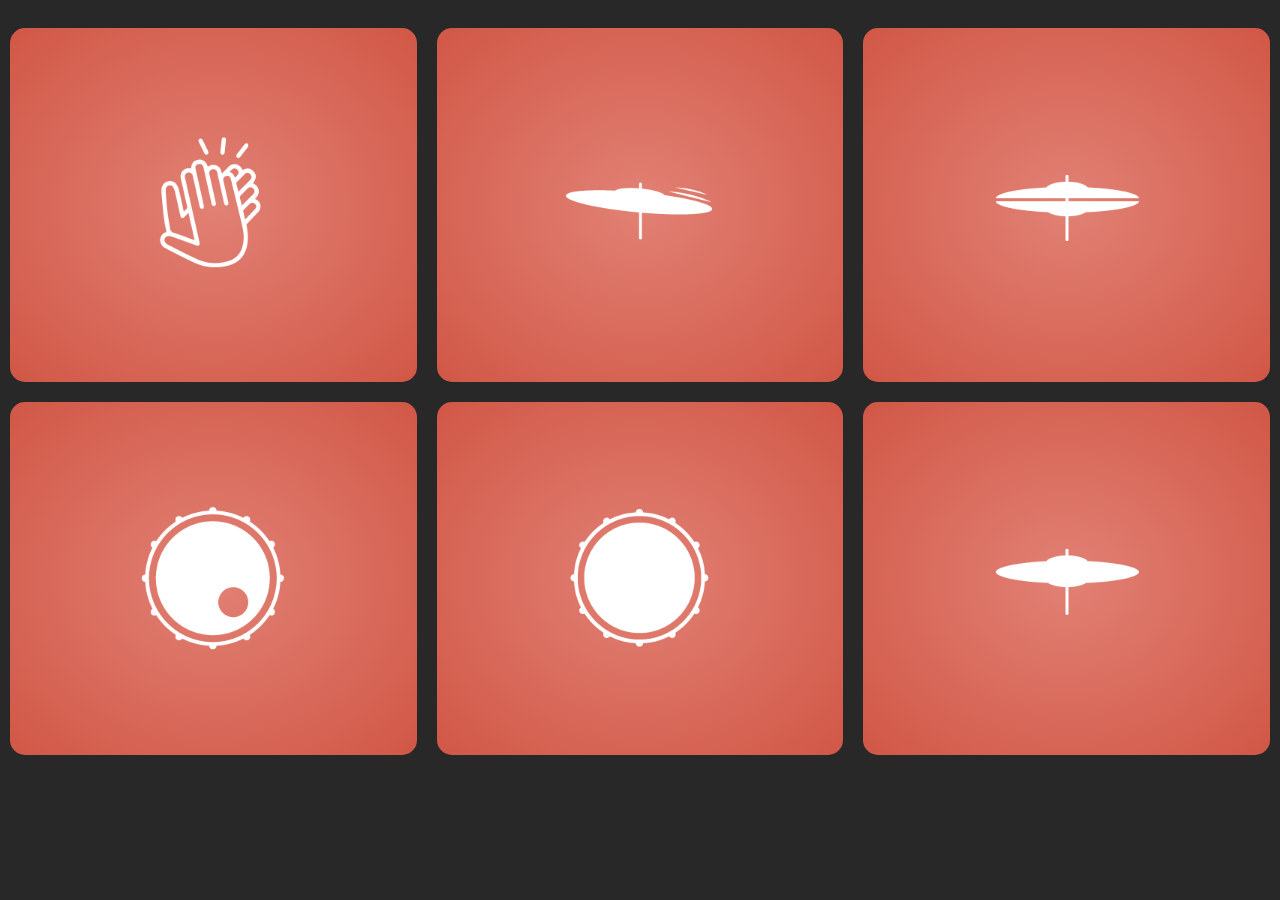
<file: src/index.html>
<!DOCTYPE html>
<html lang="en">
<head>
    <meta charset="UTF-8">
    <meta name="viewport" content="width=device-width, initial-scale=1.0">
    <link rel="stylesheet" href="styles.css">
    <title>OSSW526_Drumkit</title>
</head>
<body>



    <div class="drumkit">
        <div class="pad" data-sound="clap"><img src="../icons/clap.png" alt="clap"></div>
        <div class="pad" data-sound="crash"><img src="../icons/crash.png" alt="crash"></div>
        <div class="pad" data-sound="open-hihat"><img src="../icons/open-hihat.png" alt="oh"></div>
        <div class="pad" data-sound="kick"><img src="../icons/kick.png" alt="kick"></div>
        <div class="pad" data-sound="snare"><img src="../icons/snare.png" alt="snare"></div>
        <div class="pad" data-sound="closed-hihat"><img src="../icons/closed-hihat.png" alt="ch"></div>
    </div>

    <script src="howler.min.js"></script>
    <script src="drumPad.js"></script>
</body>
</html>
</file>
<file: src/styles.css>
@import url('https://fonts.googleapis.com/css2?family=Raleway:wght@600&display=swap');
*{
    margin: 0;
    padding: 0;
}

body {
    font-family: 'Raleway', sans-serif;
    background: #282828;
}

/* metronome */
.menu{
    flex-wrap: wrap;
    justify-content: center; 
    align-items: center;

    flex-direction: row;
    
    height: 13vh;
    margin: 1vh;
    border-radius: 40px;

    border-radius: 80px;
    background: radial-gradient(#e18174, #d15746);   
}

.metronome {
    display: flex;


    padding-top: 5px;    
    flex-direction: row;
    width: 100%;
    height: 80px;
    justify-content: space-between;
}
.bpm-display {
    margin-top: 10px;
    margin-left: 25%;
    width: 9%;
    height: 100%;
    text-align: center;
    color: #ffffffd2;
}
.bpm-display .tempo {
    font-size: 2em;
}

.tempo-text {
    font-size: .1em;
    text-transform: uppercase;
    text-align: center;
}

.tempo-settings {


    height: 100%;
    display: flex;
    justify-content: space-between;
}

.tempo-settings .adjust-tempo-btn {
    margin-top: 25px;
    width: 30px;
    height: 30px;
    font-size: 40px;
    border-radius: 50%;
    border: 1px solid #ddd;
    text-align: center;
    cursor: pointer;
}
.tempo-settings .adjust-tempo-btn:hover {
    background: #fa545c;
    color: #fff;
}
.tempo-settings .decrease-tempo {
    line-height: 25px;
}
.tempo-settings .increase-tempo {
    line-height: 32px;
}

input[type=range] {
    -webkit-appearance: none;
    background-color: transparent;
    width: 70%;
    height: 100%;
}
input[type=range]::-webkit-slider-thumb {
    -webkit-appearance: none;
}
input[type=range]:focus {
    outline: none;
}

input[type=range]::-webkit-slider-thumb {
    -webkit-appearance: none;
    width: 16px;
    height: 16px;
    border-radius: 50%;
    background: #fa545c;
    cursor: pointer;
    margin-top: -8px;
}
input[type=range]::-moz-range-thumb {
    -webkit-appearance: none;
    width: 16px;
    height: 16px;
    border-radius: 50%;
    background: #fa545c;
    cursor: pointer;
    border: none;
}

input[type=range]::-webkit-slider-runnable-track {
    width: 100%;
    height: 1px;
    background: #ddd;
}

input[type=range]::-moz-range-track {
    width: 100%;
    height: 1px;
    background: #ddd;
}

.start-stop {

    width: 50px;
    height: 50px;
    font-size: 0.7em;
    text-align: center;
    background: #fa545c;
    border-radius: 50%;
    color: #fff;
    line-height: 50px;
    margin: 0;
    margin-top: 20px;
    cursor: pointer;
}

.start-stop:hover {
    background: #ff656c;
}
.measures {
    margin-top: 32px;
    margin-right: 27%;
    display: flex;
    justify-content: center;
}
.measures .stepper {
    width: 20px;
    height: 20px;
    border-radius: 50%;
    border: 1px solid #ddd;
    
    
    text-align: center;
    margin: 0 10px;
    cursor: pointer;
}
.measures .stepper:hover {
    background: #ff656c;
    color: #fff;
}
.measures .add-beats {
    line-height: 20px;
}
.beats-per-measure-text {
    text-align: center;
    font-size: 0.5em;
    text-transform: uppercase;
}

/* drumKit */
.drumkit {
    display: flex;
    flex-wrap: wrap;
    justify-content: center;

    margin-top: 2vh;
    height: 100vh;
    height: calc(var(--vh, 1vh) * 83);
}

.pad {
    display: flex;
    justify-content: center;
    align-items: center;

    margin: 10px;
    flex: 1 0 calc(33.333% - 30px);
    background: radial-gradient(#e18174, #d15746);
    border-radius: 15px;
}

.pad img {
    width: 150px;
    pointer-events: none;
}
</file>
